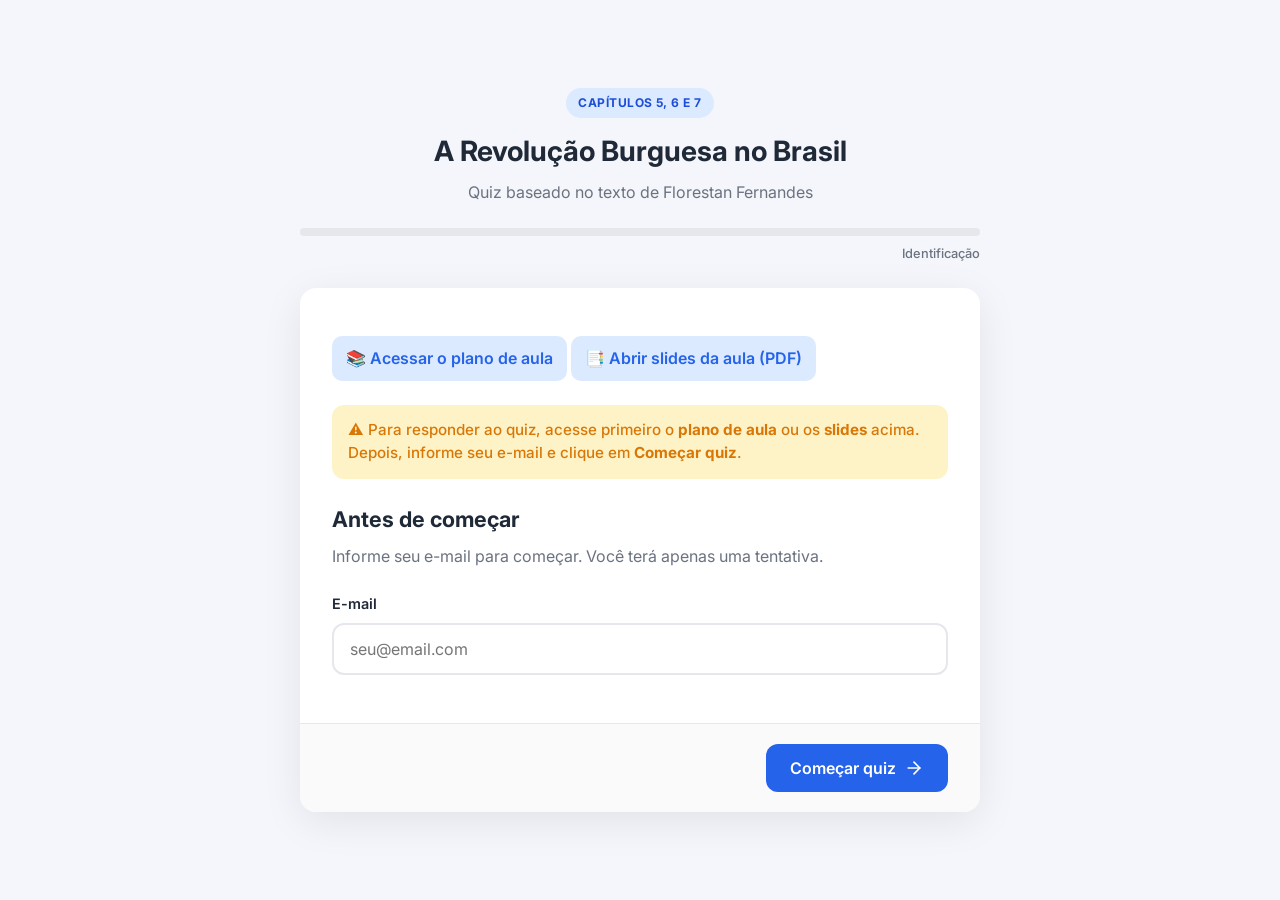
<file: index.html>
<!DOCTYPE html>
<html lang="pt-BR">
<head>
  <meta charset="UTF-8">
  <meta name="viewport" content="width=device-width, initial-scale=1.0">
  <title>Quiz — Florestan Fernandes</title>
  <link rel="preconnect" href="https://fonts.googleapis.com">
  <link rel="preconnect" href="https://fonts.gstatic.com" crossorigin>
  <link href="https://fonts.googleapis.com/css2?family=Inter:wght@400;500;600;700&display=swap" rel="stylesheet">
  <link rel="stylesheet" href="style.css">
</head>
<body>
  <main class="app">
    <header class="app-header">
      <span class="badge">Capítulos 5, 6 e 7</span>
      <h1>A Revolução Burguesa no Brasil</h1>
      <p class="subtitle">Quiz baseado no texto de Florestan Fernandes</p>
    </header>

    <!-- Barra de progresso -->
    <div class="progress-wrapper visible" id="progress-wrapper" aria-hidden="true">
      <div class="progress-track">
        <div class="progress-bar" id="progress-bar"></div>
      </div>
      <span class="progress-text" id="progress-text">Identificação</span>
    </div>

    <!-- Tela de bloqueio: já respondeu -->
    <section class="card step" id="step-blocked">
      <div class="card-body result-body">
        <div class="icon" aria-hidden="true">🔒</div>
        <h2>Você já respondeu este quiz</h2>
        <p class="lead">Cada participante pode responder apenas uma vez.</p>

        <div class="score-circle" id="blocked-score-circle">
          <span class="score-value" id="blocked-score-value">0</span>
          <span class="score-label">de 5</span>
        </div>

        <p id="blocked-message"></p>

        <div class="explanations" id="blocked-explanations"></div>
      </div>
    </section>

    <form id="quiz-form" novalidate>
      <!-- Etapa 1: E-mail -->
      <section class="card step active" id="step-email" data-step="1">
        <div class="card-body">
          <a href="plano-de-aula.html" class="helper-link">
            📚 Acessar o plano de aula
          </a>

          <a href="slide.pdf" class="helper-link" target="_blank" rel="noopener noreferrer">
            📑 Abrir slides da aula (PDF)
          </a>

          <p class="notice">
            ⚠️ Para responder ao quiz, acesse primeiro o <strong>plano de aula</strong> ou os <strong>slides</strong> acima. Depois, informe seu e-mail e clique em <strong>Começar quiz</strong>.
          </p>

          <h2>Antes de começar</h2>
          <p class="lead">Informe seu e-mail para começar. Você terá apenas uma tentativa.</p>

          <div class="field">
            <label for="email">E-mail</label>
            <input
              type="email"
              id="email"
              name="email"
              placeholder="seu@email.com"
              autocomplete="email"
              required
            >
            <span class="error-msg" id="email-error">Insira um e-mail válido.</span>
          </div>
        </div>
        <div class="card-footer">
          <button type="button" class="btn btn-primary" id="btn-start">
            Começar quiz
            <svg width="20" height="20" viewBox="0 0 24 24" fill="none" stroke="currentColor" stroke-width="2" stroke-linecap="round" stroke-linejoin="round"><path d="M5 12h14"/><path d="m12 5 7 7-7 7"/></svg>
          </button>
        </div>
      </section>

      <!-- Perguntas -->
      <section class="card step" id="step-q1" data-step="2">
        <div class="card-body">
          <span class="question-number">Pergunta 1 de 5</span>
          <h2>Crise do poder oligárquico</h2>
          <p class="question-text">
            Segundo Florestan Fernandes, a transição do Império para a República e a chamada <em>“crise do poder oligárquico”</em> representaram:
          </p>
          <div class="options" data-question="q1"></div>
          <span class="error-msg" id="q1-error">Escolha uma alternativa para continuar.</span>
        </div>
        <div class="card-footer card-footer--split">
          <button type="button" class="btn btn-ghost btn-prev">Voltar</button>
          <button type="button" class="btn btn-primary btn-next">Próxima</button>
        </div>
      </section>

      <section class="card step" id="step-q2" data-step="3">
        <div class="card-body">
          <span class="question-number">Pergunta 2 de 5</span>
          <h2>A burguesia brasileira e o Estado</h2>
          <p class="question-text">
            Em relação às demais burguesias, a burguesia brasileira se diferenciou porque:
          </p>
          <div class="options" data-question="q2"></div>
          <span class="error-msg" id="q2-error">Escolha uma alternativa para continuar.</span>
        </div>
        <div class="card-footer card-footer--split">
          <button type="button" class="btn btn-ghost btn-prev">Voltar</button>
          <button type="button" class="btn btn-primary btn-next">Próxima</button>
        </div>
      </section>

      <section class="card step" id="step-q3" data-step="4">
        <div class="card-body">
          <span class="question-number">Pergunta 3 de 5</span>
          <h2>Capitalismo dependente</h2>
          <p class="question-text">
            Para Florestan Fernandes, o capitalismo dependente no Brasil foi:
          </p>
          <div class="options" data-question="q3"></div>
          <span class="error-msg" id="q3-error">Escolha uma alternativa para continuar.</span>
        </div>
        <div class="card-footer card-footer--split">
          <button type="button" class="btn btn-ghost btn-prev">Voltar</button>
          <button type="button" class="btn btn-primary btn-next">Próxima</button>
        </div>
      </section>

      <section class="card step" id="step-q4" data-step="5">
        <div class="card-body">
          <span class="question-number">Pergunta 4 de 5</span>
          <h2>Modelo autocrático-burguês</h2>
          <p class="question-text">
            Segundo o autor, nos países periféricos de economia capitalista dependente, a transformação capitalista tende a se associar:
          </p>
          <div class="options" data-question="q4"></div>
          <span class="error-msg" id="q4-error">Escolha uma alternativa para continuar.</span>
        </div>
        <div class="card-footer card-footer--split">
          <button type="button" class="btn btn-ghost btn-prev">Voltar</button>
          <button type="button" class="btn btn-primary btn-next">Próxima</button>
        </div>
      </section>

      <section class="card step" id="step-q5" data-step="6">
        <div class="card-body">
          <span class="question-number">Pergunta 5 de 5</span>
          <h2>Espírito modernizador moderado</h2>
          <p class="question-text">
            Florestan Fernandes caracteriza a burguesia brasileira do fim do Império e início da República como:
          </p>
          <div class="options" data-question="q5"></div>
          <span class="error-msg" id="q5-error">Escolha uma alternativa para continuar.</span>
        </div>
        <div class="card-footer card-footer--split">
          <button type="button" class="btn btn-ghost btn-prev">Voltar</button>
          <button type="submit" class="btn btn-primary" id="btn-submit">Enviar respostas</button>
        </div>
      </section>
    </form>

    <!-- Resultado -->
    <section class="card step" id="step-result" data-step="7">
      <div class="card-body result-body">
        <div class="score-circle" id="score-circle">
          <span class="score-value" id="score-value">0</span>
          <span class="score-label">de 5</span>
        </div>

        <h2 id="result-title">Resultado</h2>
        <p id="result-message"></p>

        <div class="explanations" id="explanations"></div>

        <p class="save-status" id="save-status">Respostas salvas neste navegador.</p>
      </div>
    </section>
  </main>

  <script src="app.js"></script>
</body>
</html>
</file>
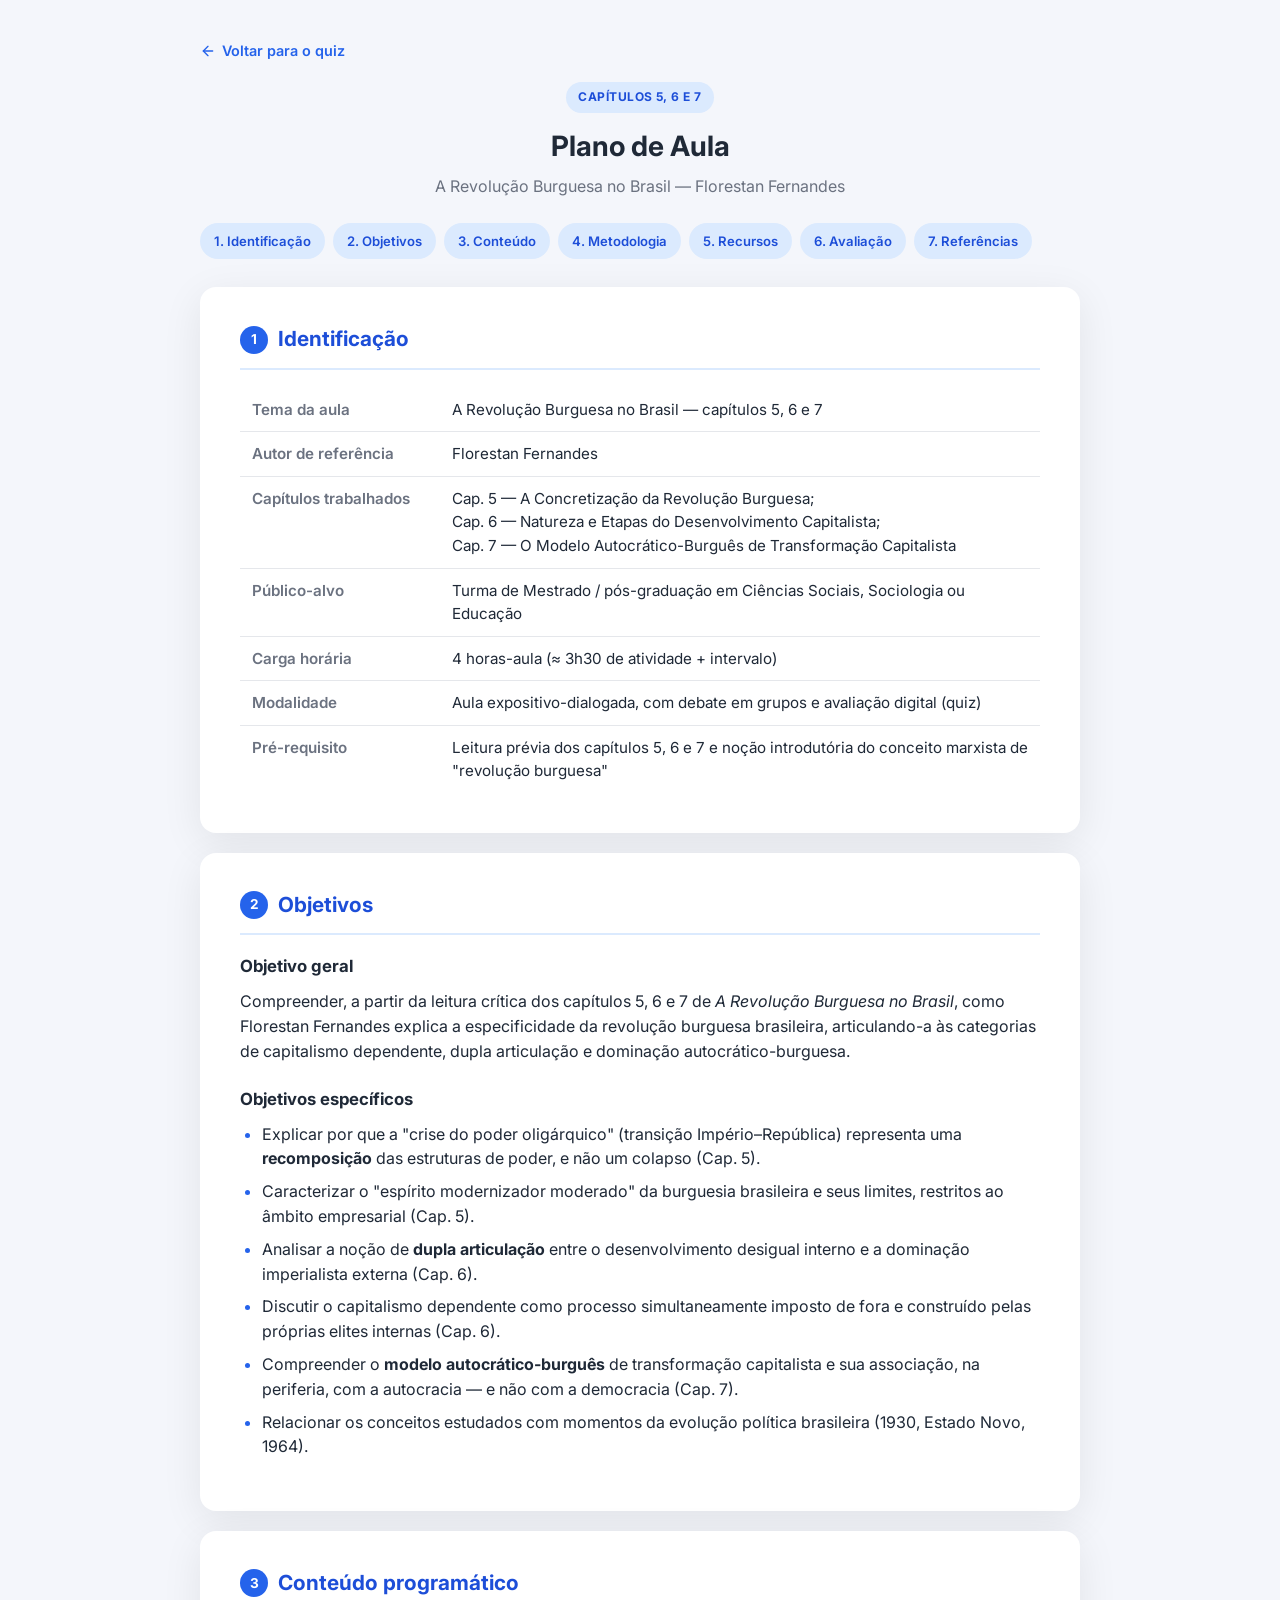
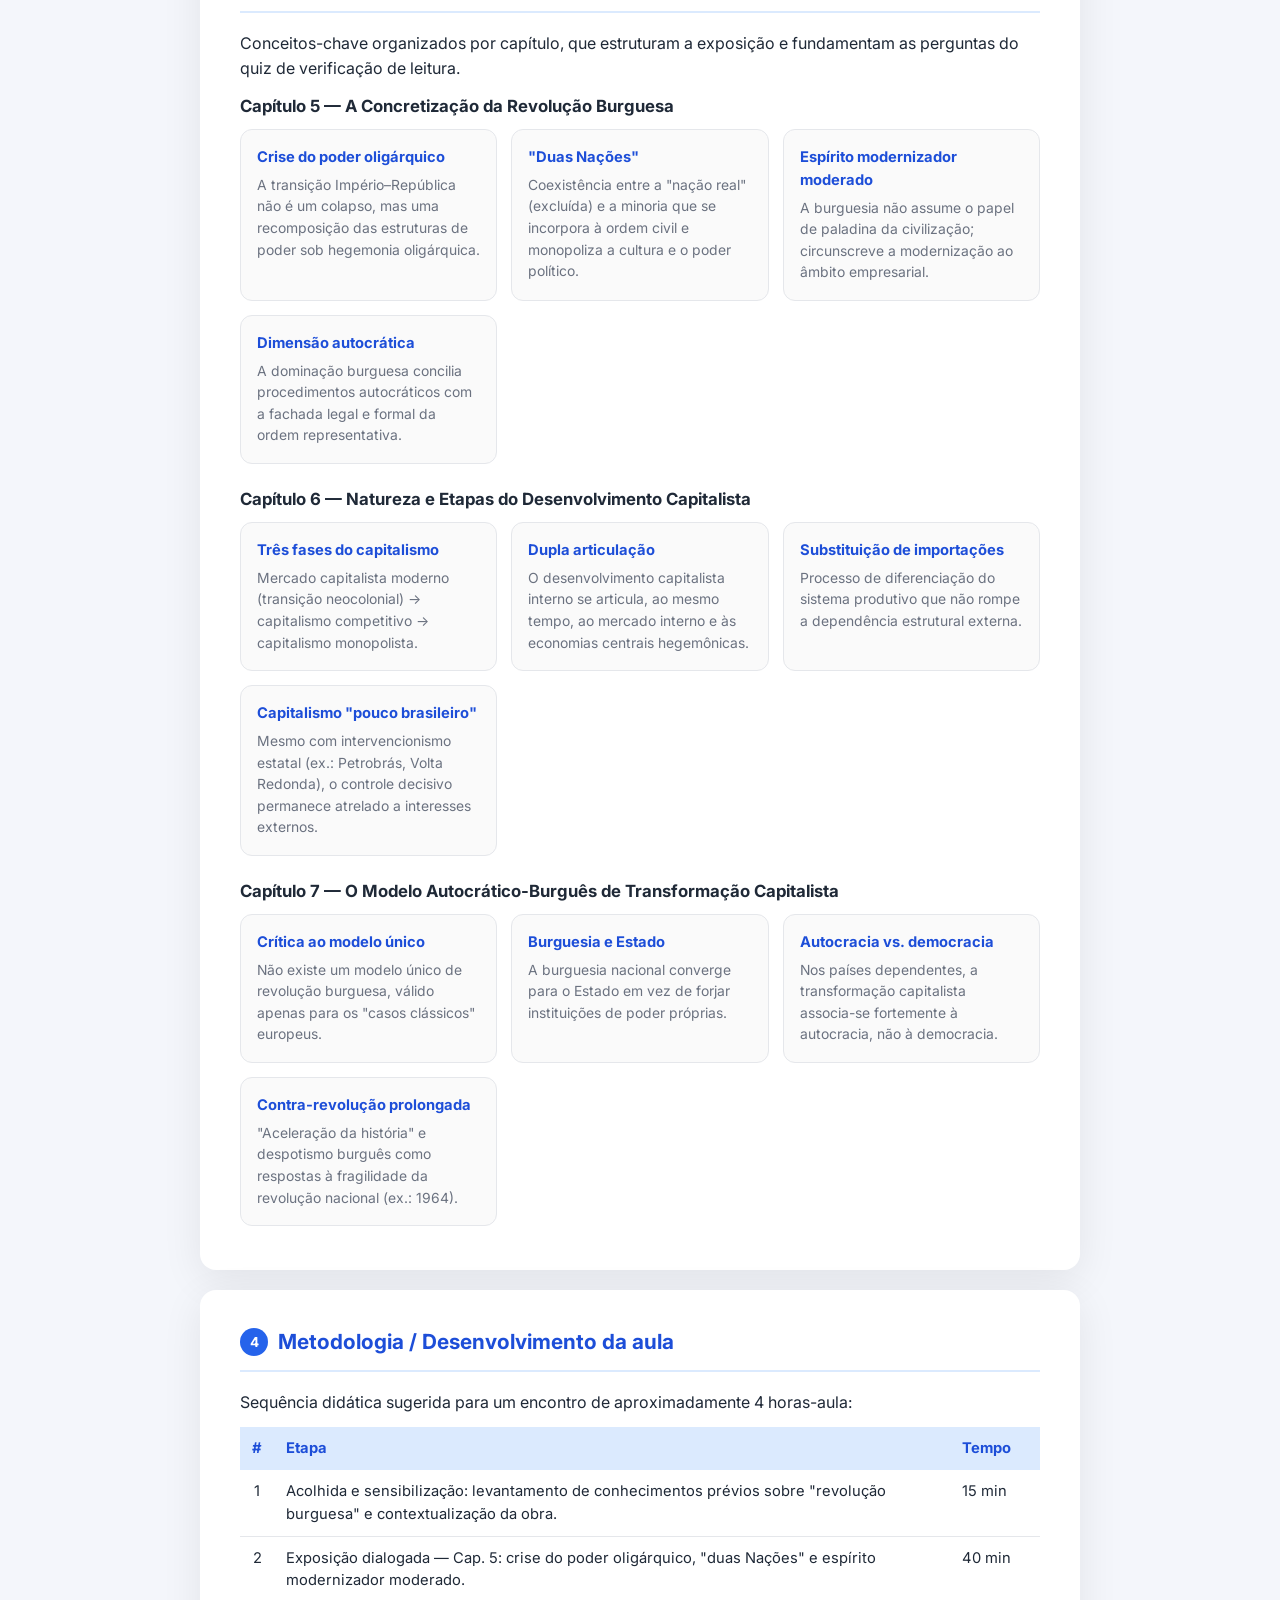
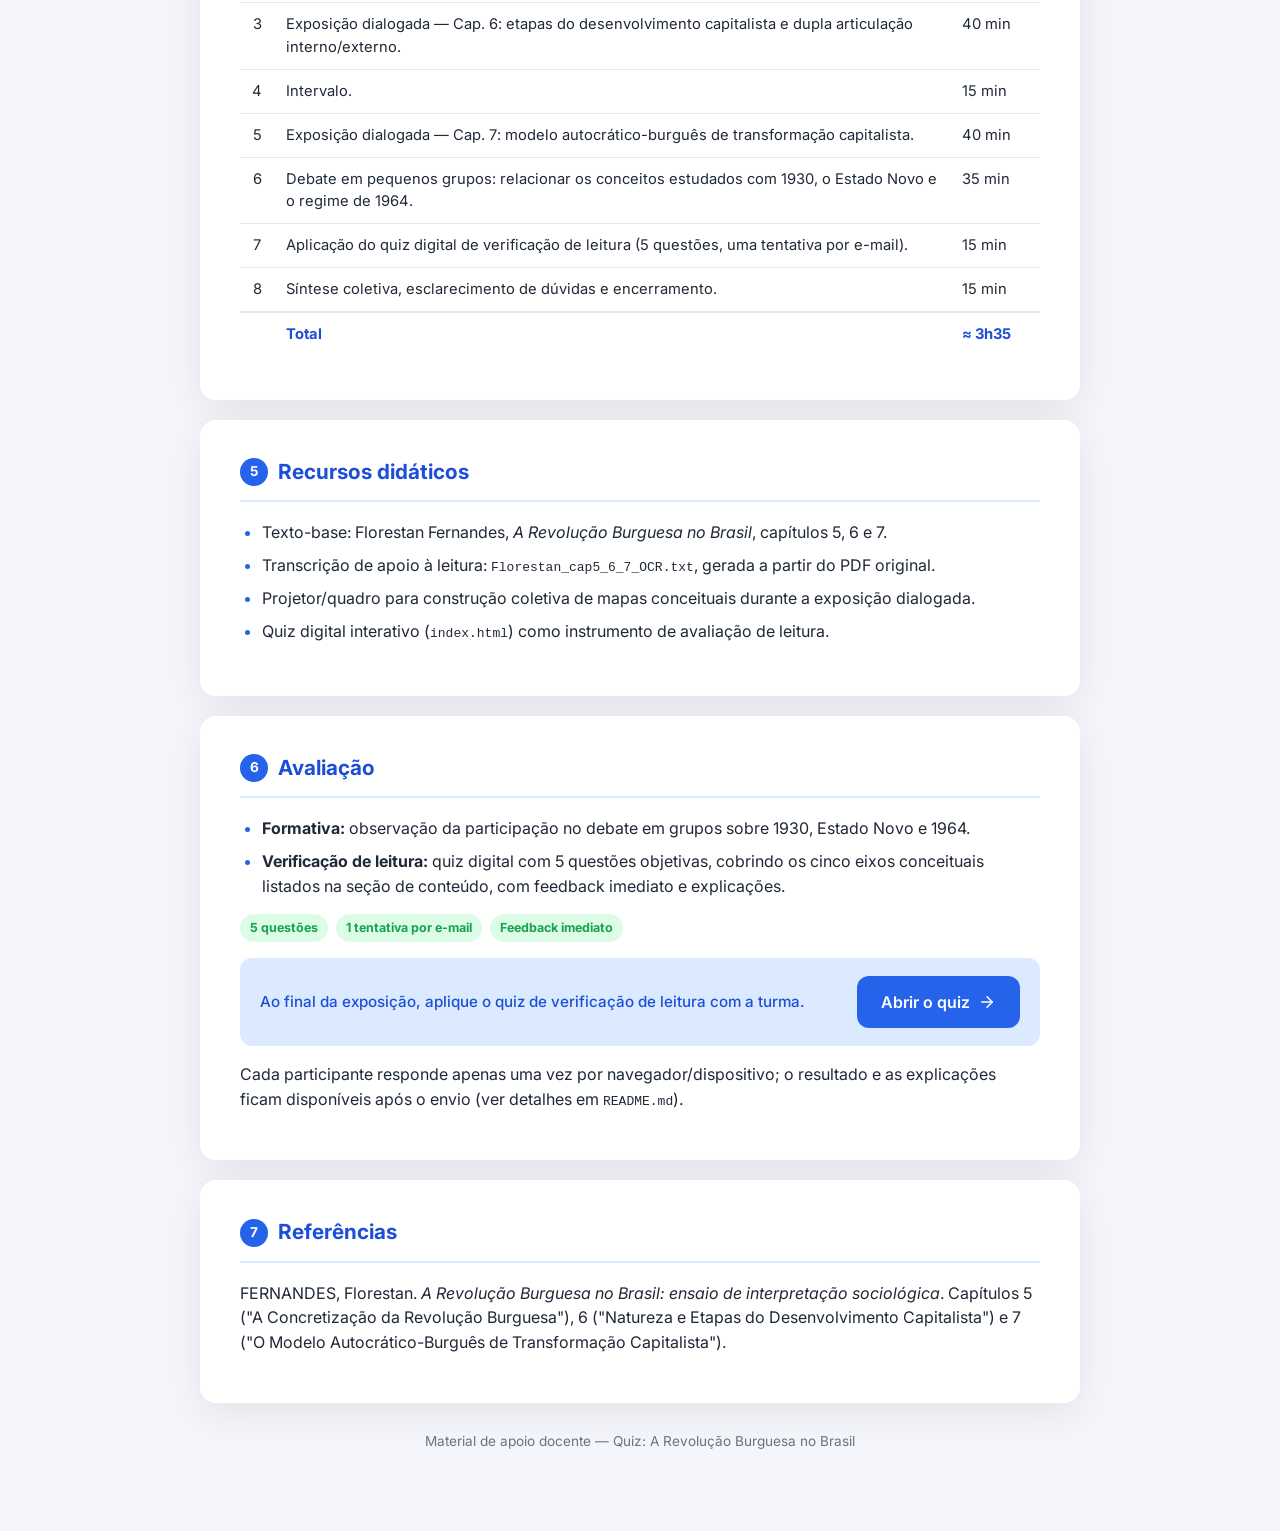
<file: plano-de-aula.html>
<!DOCTYPE html>
<html lang="pt-BR">
<head>
  <meta charset="UTF-8">
  <meta name="viewport" content="width=device-width, initial-scale=1.0">
  <title>Plano de Aula — A Revolução Burguesa no Brasil</title>
  <link rel="preconnect" href="https://fonts.googleapis.com">
  <link rel="preconnect" href="https://fonts.gstatic.com" crossorigin>
  <link href="https://fonts.googleapis.com/css2?family=Inter:wght@400;500;600;700&display=swap" rel="stylesheet">
  <link rel="stylesheet" href="style.css">
  <link rel="stylesheet" href="plano-de-aula.css">
</head>
<body class="doc-body">
  <main class="doc">
    <nav class="doc-nav">
      <a class="back-link" href="index.html">
        <svg width="16" height="16" viewBox="0 0 24 24" fill="none" stroke="currentColor" stroke-width="2" stroke-linecap="round" stroke-linejoin="round"><path d="M19 12H5"/><path d="m12 19-7-7 7-7"/></svg>
        Voltar para o quiz
      </a>
    </nav>

    <header class="app-header">
      <span class="badge">Capítulos 5, 6 e 7</span>
      <h1>Plano de Aula</h1>
      <p class="subtitle">A Revolução Burguesa no Brasil — Florestan Fernandes</p>
    </header>

    <nav class="toc" aria-label="Sumário">
      <a href="#identificacao">1. Identificação</a>
      <a href="#objetivos">2. Objetivos</a>
      <a href="#conteudo">3. Conteúdo</a>
      <a href="#metodologia">4. Metodologia</a>
      <a href="#recursos">5. Recursos</a>
      <a href="#avaliacao">6. Avaliação</a>
      <a href="#referencias">7. Referências</a>
    </nav>

    <!-- 1. Identificação -->
    <section class="card doc-card" id="identificacao">
      <div class="card-body">
        <h2><span class="step-number">1</span> Identificação</h2>
        <table class="info-table">
          <tr>
            <th>Tema da aula</th>
            <td>A Revolução Burguesa no Brasil — capítulos 5, 6 e 7</td>
          </tr>
          <tr>
            <th>Autor de referência</th>
            <td>Florestan Fernandes</td>
          </tr>
          <tr>
            <th>Capítulos trabalhados</th>
            <td>
              Cap. 5 — A Concretização da Revolução Burguesa;<br>
              Cap. 6 — Natureza e Etapas do Desenvolvimento Capitalista;<br>
              Cap. 7 — O Modelo Autocrático-Burguês de Transformação Capitalista
            </td>
          </tr>
          <tr>
            <th>Público-alvo</th>
            <td>Turma de Mestrado / pós-graduação em Ciências Sociais, Sociologia ou Educação</td>
          </tr>
          <tr>
            <th>Carga horária</th>
            <td>4 horas-aula (≈ 3h30 de atividade + intervalo)</td>
          </tr>
          <tr>
            <th>Modalidade</th>
            <td>Aula expositivo-dialogada, com debate em grupos e avaliação digital (quiz)</td>
          </tr>
          <tr>
            <th>Pré-requisito</th>
            <td>Leitura prévia dos capítulos 5, 6 e 7 e noção introdutória do conceito marxista de "revolução burguesa"</td>
          </tr>
        </table>
      </div>
    </section>

    <!-- 2. Objetivos -->
    <section class="card doc-card" id="objetivos">
      <div class="card-body">
        <h2><span class="step-number">2</span> Objetivos</h2>

        <h3>Objetivo geral</h3>
        <p>
          Compreender, a partir da leitura crítica dos capítulos 5, 6 e 7 de <em>A Revolução Burguesa no Brasil</em>,
          como Florestan Fernandes explica a especificidade da revolução burguesa brasileira, articulando-a às
          categorias de capitalismo dependente, dupla articulação e dominação autocrático-burguesa.
        </p>

        <h3>Objetivos específicos</h3>
        <ul>
          <li>Explicar por que a "crise do poder oligárquico" (transição Império–República) representa uma <strong>recomposição</strong> das estruturas de poder, e não um colapso (Cap. 5).</li>
          <li>Caracterizar o "espírito modernizador moderado" da burguesia brasileira e seus limites, restritos ao âmbito empresarial (Cap. 5).</li>
          <li>Analisar a noção de <strong>dupla articulação</strong> entre o desenvolvimento desigual interno e a dominação imperialista externa (Cap. 6).</li>
          <li>Discutir o capitalismo dependente como processo simultaneamente imposto de fora e construído pelas próprias elites internas (Cap. 6).</li>
          <li>Compreender o <strong>modelo autocrático-burguês</strong> de transformação capitalista e sua associação, na periferia, com a autocracia — e não com a democracia (Cap. 7).</li>
          <li>Relacionar os conceitos estudados com momentos da evolução política brasileira (1930, Estado Novo, 1964).</li>
        </ul>
      </div>
    </section>

    <!-- 3. Conteúdo programático -->
    <section class="card doc-card" id="conteudo">
      <div class="card-body">
        <h2><span class="step-number">3</span> Conteúdo programático</h2>
        <p>Conceitos-chave organizados por capítulo, que estruturam a exposição e fundamentam as perguntas do quiz de verificação de leitura.</p>

        <h3>Capítulo 5 — A Concretização da Revolução Burguesa</h3>
        <div class="concept-grid">
          <div class="concept-card">
            <h4>Crise do poder oligárquico</h4>
            <p>A transição Império–República não é um colapso, mas uma recomposição das estruturas de poder sob hegemonia oligárquica.</p>
          </div>
          <div class="concept-card">
            <h4>"Duas Nações"</h4>
            <p>Coexistência entre a "nação real" (excluída) e a minoria que se incorpora à ordem civil e monopoliza a cultura e o poder político.</p>
          </div>
          <div class="concept-card">
            <h4>Espírito modernizador moderado</h4>
            <p>A burguesia não assume o papel de paladina da civilização; circunscreve a modernização ao âmbito empresarial.</p>
          </div>
          <div class="concept-card">
            <h4>Dimensão autocrática</h4>
            <p>A dominação burguesa concilia procedimentos autocráticos com a fachada legal e formal da ordem representativa.</p>
          </div>
        </div>

        <h3>Capítulo 6 — Natureza e Etapas do Desenvolvimento Capitalista</h3>
        <div class="concept-grid">
          <div class="concept-card">
            <h4>Três fases do capitalismo</h4>
            <p>Mercado capitalista moderno (transição neocolonial) → capitalismo competitivo → capitalismo monopolista.</p>
          </div>
          <div class="concept-card">
            <h4>Dupla articulação</h4>
            <p>O desenvolvimento capitalista interno se articula, ao mesmo tempo, ao mercado interno e às economias centrais hegemônicas.</p>
          </div>
          <div class="concept-card">
            <h4>Substituição de importações</h4>
            <p>Processo de diferenciação do sistema produtivo que não rompe a dependência estrutural externa.</p>
          </div>
          <div class="concept-card">
            <h4>Capitalismo "pouco brasileiro"</h4>
            <p>Mesmo com intervencionismo estatal (ex.: Petrobrás, Volta Redonda), o controle decisivo permanece atrelado a interesses externos.</p>
          </div>
        </div>

        <h3>Capítulo 7 — O Modelo Autocrático-Burguês de Transformação Capitalista</h3>
        <div class="concept-grid">
          <div class="concept-card">
            <h4>Crítica ao modelo único</h4>
            <p>Não existe um modelo único de revolução burguesa, válido apenas para os "casos clássicos" europeus.</p>
          </div>
          <div class="concept-card">
            <h4>Burguesia e Estado</h4>
            <p>A burguesia nacional converge para o Estado em vez de forjar instituições de poder próprias.</p>
          </div>
          <div class="concept-card">
            <h4>Autocracia vs. democracia</h4>
            <p>Nos países dependentes, a transformação capitalista associa-se fortemente à autocracia, não à democracia.</p>
          </div>
          <div class="concept-card">
            <h4>Contra-revolução prolongada</h4>
            <p>"Aceleração da história" e despotismo burguês como respostas à fragilidade da revolução nacional (ex.: 1964).</p>
          </div>
        </div>
      </div>
    </section>

    <!-- 4. Metodologia -->
    <section class="card doc-card" id="metodologia">
      <div class="card-body">
        <h2><span class="step-number">4</span> Metodologia / Desenvolvimento da aula</h2>
        <p>Sequência didática sugerida para um encontro de aproximadamente 4 horas-aula:</p>

        <table class="schedule-table">
          <thead>
            <tr>
              <th>#</th>
              <th>Etapa</th>
              <th>Tempo</th>
            </tr>
          </thead>
          <tbody>
            <tr>
              <td>1</td>
              <td>Acolhida e sensibilização: levantamento de conhecimentos prévios sobre "revolução burguesa" e contextualização da obra.</td>
              <td>15 min</td>
            </tr>
            <tr>
              <td>2</td>
              <td>Exposição dialogada — Cap. 5: crise do poder oligárquico, "duas Nações" e espírito modernizador moderado.</td>
              <td>40 min</td>
            </tr>
            <tr>
              <td>3</td>
              <td>Exposição dialogada — Cap. 6: etapas do desenvolvimento capitalista e dupla articulação interno/externo.</td>
              <td>40 min</td>
            </tr>
            <tr>
              <td>4</td>
              <td>Intervalo.</td>
              <td>15 min</td>
            </tr>
            <tr>
              <td>5</td>
              <td>Exposição dialogada — Cap. 7: modelo autocrático-burguês de transformação capitalista.</td>
              <td>40 min</td>
            </tr>
            <tr>
              <td>6</td>
              <td>Debate em pequenos grupos: relacionar os conceitos estudados com 1930, o Estado Novo e o regime de 1964.</td>
              <td>35 min</td>
            </tr>
            <tr>
              <td>7</td>
              <td>Aplicação do quiz digital de verificação de leitura (5 questões, uma tentativa por e-mail).</td>
              <td>15 min</td>
            </tr>
            <tr>
              <td>8</td>
              <td>Síntese coletiva, esclarecimento de dúvidas e encerramento.</td>
              <td>15 min</td>
            </tr>
          </tbody>
          <tfoot>
            <tr>
              <td></td>
              <td>Total</td>
              <td>≈ 3h35</td>
            </tr>
          </tfoot>
        </table>
      </div>
    </section>

    <!-- 5. Recursos -->
    <section class="card doc-card" id="recursos">
      <div class="card-body">
        <h2><span class="step-number">5</span> Recursos didáticos</h2>
        <ul>
          <li>Texto-base: Florestan Fernandes, <em>A Revolução Burguesa no Brasil</em>, capítulos 5, 6 e 7.</li>
          <li>Transcrição de apoio à leitura: <code>Florestan_cap5_6_7_OCR.txt</code>, gerada a partir do PDF original.</li>
          <li>Projetor/quadro para construção coletiva de mapas conceituais durante a exposição dialogada.</li>
          <li>Quiz digital interativo (<code>index.html</code>) como instrumento de avaliação de leitura.</li>
        </ul>
      </div>
    </section>

    <!-- 6. Avaliação -->
    <section class="card doc-card" id="avaliacao">
      <div class="card-body">
        <h2><span class="step-number">6</span> Avaliação</h2>
        <ul>
          <li><strong>Formativa:</strong> observação da participação no debate em grupos sobre 1930, Estado Novo e 1964.</li>
          <li><strong>Verificação de leitura:</strong> quiz digital com 5 questões objetivas, cobrindo os cinco eixos conceituais listados na seção de conteúdo, com feedback imediato e explicações.</li>
        </ul>

        <div class="tag-list">
          <span class="tag">5 questões</span>
          <span class="tag">1 tentativa por e-mail</span>
          <span class="tag">Feedback imediato</span>
        </div>

        <div class="callout">
          <p>Ao final da exposição, aplique o quiz de verificação de leitura com a turma.</p>
          <a class="btn btn-primary" href="index.html">
            Abrir o quiz
            <svg width="18" height="18" viewBox="0 0 24 24" fill="none" stroke="currentColor" stroke-width="2" stroke-linecap="round" stroke-linejoin="round"><path d="M5 12h14"/><path d="m12 5 7 7-7 7"/></svg>
          </a>
        </div>

        <p>
          Cada participante responde apenas uma vez por navegador/dispositivo; o resultado e as explicações
          ficam disponíveis após o envio (ver detalhes em <code>README.md</code>).
        </p>
      </div>
    </section>

    <!-- 7. Referências -->
    <section class="card doc-card" id="referencias">
      <div class="card-body">
        <h2><span class="step-number">7</span> Referências</h2>
        <p>FERNANDES, Florestan. <em>A Revolução Burguesa no Brasil: ensaio de interpretação sociológica</em>. Capítulos 5 ("A Concretização da Revolução Burguesa"), 6 ("Natureza e Etapas do Desenvolvimento Capitalista") e 7 ("O Modelo Autocrático-Burguês de Transformação Capitalista").</p>
      </div>
    </section>

    <p class="doc-footer">Material de apoio docente — Quiz: A Revolução Burguesa no Brasil</p>
  </main>
</body>
</html>
</file>
<file: style.css>
:root {
  --bg: #f4f6fb;
  --surface: #ffffff;
  --primary: #2563eb;
  --primary-dark: #1d4ed8;
  --primary-light: #dbeafe;
  --text: #1f2937;
  --text-muted: #6b7280;
  --border: #e5e7eb;
  --success: #16a34a;
  --success-bg: #dcfce7;
  --error: #dc2626;
  --error-bg: #fee2e2;
  --warning: #d97706;
  --warning-bg: #fef3c7;
  --radius: 16px;
  --shadow: 0 10px 40px rgba(0, 0, 0, 0.08);
  --transition: 200ms ease;
}

* {
  box-sizing: border-box;
  margin: 0;
  padding: 0;
}

body {
  font-family: 'Inter', system-ui, -apple-system, BlinkMacSystemFont, sans-serif;
  background: var(--bg);
  color: var(--text);
  min-height: 100vh;
  display: flex;
  align-items: center;
  justify-content: center;
  padding: 24px;
  line-height: 1.55;
}

.app {
  width: 100%;
  max-width: 680px;
}

.app-header {
  text-align: center;
  margin-bottom: 24px;
}

.badge {
  display: inline-block;
  background: var(--primary-light);
  color: var(--primary-dark);
  font-size: 0.75rem;
  font-weight: 700;
  text-transform: uppercase;
  letter-spacing: 0.04em;
  padding: 6px 12px;
  border-radius: 999px;
  margin-bottom: 12px;
}

.app-header h1 {
  font-size: 1.75rem;
  font-weight: 700;
  color: var(--text);
  margin-bottom: 6px;
}

.subtitle {
  color: var(--text-muted);
  font-size: 1rem;
}

/* Progresso */
.progress-wrapper {
  margin-bottom: 24px;
  opacity: 0;
  transform: translateY(-8px);
  transition: opacity var(--transition), transform var(--transition);
}

.progress-wrapper.visible {
  opacity: 1;
  transform: translateY(0);
}

.progress-track {
  height: 8px;
  background: var(--border);
  border-radius: 999px;
  overflow: hidden;
  margin-bottom: 8px;
}

.progress-bar {
  height: 100%;
  width: 0%;
  background: var(--primary);
  border-radius: 999px;
  transition: width 400ms cubic-bezier(0.22, 1, 0.36, 1);
}

.progress-text {
  display: block;
  text-align: right;
  font-size: 0.8rem;
  color: var(--text-muted);
  font-weight: 500;
}

/* Cards */
.card {
  background: var(--surface);
  border-radius: var(--radius);
  box-shadow: var(--shadow);
  overflow: hidden;
  display: none;
  animation: fadeIn 350ms ease both;
}

.card.step.active {
  display: block;
}

@keyframes fadeIn {
  from {
    opacity: 0;
    transform: translateY(12px);
  }
  to {
    opacity: 1;
    transform: translateY(0);
  }
}

.card-body {
  padding: 32px;
}

.card-footer {
  padding: 20px 32px;
  background: #fafafa;
  border-top: 1px solid var(--border);
  display: flex;
  justify-content: flex-end;
}

.card-footer--split {
  justify-content: space-between;
}

.card-body h2 {
  font-size: 1.35rem;
  font-weight: 700;
  margin-bottom: 8px;
}

.lead {
  color: var(--text-muted);
  margin-bottom: 24px;
}

.notice {
  background: var(--warning-bg);
  color: var(--warning);
  padding: 14px 16px;
  border-radius: 12px;
  font-size: 0.95rem;
  font-weight: 500;
  margin: 16px 0 24px;
  line-height: 1.5;
}

/* Ícones */
.icon {
  font-size: 3rem;
  margin-bottom: 16px;
}

/* Campos */
.field {
  margin-bottom: 16px;
}

.field label {
  display: block;
  font-weight: 600;
  font-size: 0.9rem;
  margin-bottom: 8px;
}

input[type="email"] {
  width: 100%;
  padding: 14px 16px;
  border: 2px solid var(--border);
  border-radius: 12px;
  font-size: 1rem;
  font-family: inherit;
  transition: border-color var(--transition), box-shadow var(--transition);
}

input[type="email"]:focus {
  border-color: var(--primary);
  outline: none;
  box-shadow: 0 0 0 4px var(--primary-light);
}

input[type="email"].invalid {
  border-color: var(--error);
}

input[type="email"].invalid:focus {
  box-shadow: 0 0 0 4px var(--error-bg);
}

.error-msg {
  display: none;
  color: var(--error);
  font-size: 0.85rem;
  margin-top: 8px;
}

.error-msg.visible {
  display: block;
}

/* Link auxiliar */
.helper-link {
  display: inline-flex;
  align-items: center;
  gap: 8px;
  margin-top: 16px;
  margin-bottom: 8px;
  color: var(--primary);
  font-weight: 600;
  text-decoration: none;
  padding: 10px 14px;
  border-radius: 10px;
  background: var(--primary-light);
  transition: background var(--transition), transform var(--transition);
}

.helper-link:hover {
  background: #bfdbfe;
  transform: translateY(-1px);
}

/* Perguntas */
.question-number {
  display: inline-block;
  color: var(--primary);
  font-size: 0.75rem;
  font-weight: 700;
  text-transform: uppercase;
  letter-spacing: 0.05em;
  margin-bottom: 8px;
}

.question-text {
  color: var(--text-muted);
  margin-bottom: 24px;
  font-size: 1.05rem;
}

.question-text em {
  color: var(--text);
  font-style: italic;
}

/* Opções */
.options {
  display: flex;
  flex-direction: column;
  gap: 12px;
}

.option {
  display: flex;
  align-items: flex-start;
  gap: 14px;
  padding: 16px;
  border: 2px solid var(--border);
  border-radius: 12px;
  cursor: pointer;
  transition: border-color var(--transition), background var(--transition), transform var(--transition);
}

.option:hover {
  border-color: var(--primary);
  background: #f8faff;
}

.option input[type="radio"] {
  position: absolute;
  opacity: 0;
  pointer-events: none;
}

.option-letter {
  flex-shrink: 0;
  width: 28px;
  height: 28px;
  display: grid;
  place-items: center;
  border-radius: 50%;
  background: var(--border);
  color: var(--text);
  font-size: 0.85rem;
  font-weight: 700;
  transition: background var(--transition), color var(--transition);
}

.option input[type="radio"]:checked + .option-letter {
  background: var(--primary);
  color: #fff;
}

.option-text {
  font-size: 0.95rem;
  padding-top: 3px;
}

.option.correct {
  border-color: var(--success);
  background: var(--success-bg);
}

.option.correct .option-letter {
  background: var(--success);
  color: #fff;
}

.option.wrong {
  border-color: var(--error);
  background: var(--error-bg);
}

.option.wrong .option-letter {
  background: var(--error);
  color: #fff;
}

/* Botões */
.btn {
  display: inline-flex;
  align-items: center;
  justify-content: center;
  gap: 8px;
  padding: 14px 24px;
  border-radius: 12px;
  font-size: 1rem;
  font-weight: 600;
  font-family: inherit;
  border: none;
  cursor: pointer;
  transition: background var(--transition), transform var(--transition), box-shadow var(--transition);
}

.btn-primary {
  background: var(--primary);
  color: #fff;
}

.btn-primary:hover {
  background: var(--primary-dark);
  transform: translateY(-1px);
  box-shadow: 0 6px 20px rgba(37, 99, 235, 0.25);
}

.btn-primary:active {
  transform: translateY(0);
}

.btn-primary:disabled {
  opacity: 0.6;
  cursor: not-allowed;
  transform: none;
}

.btn-ghost {
  background: transparent;
  color: var(--text-muted);
}

.btn-ghost:hover {
  background: var(--border);
  color: var(--text);
}

.btn-secondary {
  background: var(--text);
  color: #fff;
  width: 100%;
}

.btn-secondary:hover {
  background: #111827;
}

/* Resultado */
.result-body {
  text-align: center;
}

.score-circle {
  width: 120px;
  height: 120px;
  border-radius: 50%;
  background: conic-gradient(var(--primary) calc(var(--score, 0) * 20%), var(--border) 0);
  display: flex;
  flex-direction: column;
  align-items: center;
  justify-content: center;
  margin: 0 auto 24px;
  position: relative;
}

.score-circle::before {
  content: '';
  position: absolute;
  inset: 8px;
  background: var(--surface);
  border-radius: 50%;
}

.score-value,
.score-label {
  position: relative;
  z-index: 1;
}

.score-value {
  font-size: 2.5rem;
  font-weight: 700;
  line-height: 1;
  color: var(--primary);
}

.score-label {
  font-size: 0.9rem;
  color: var(--text-muted);
  margin-top: 4px;
}

#result-title,
#step-blocked h2 {
  margin-bottom: 8px;
}

#result-message,
#blocked-message {
  color: var(--text-muted);
  margin-bottom: 28px;
}

.explanations {
  text-align: left;
  margin-bottom: 24px;
}

.explanation {
  border: 1px solid var(--border);
  border-radius: 12px;
  padding: 16px;
  margin-bottom: 12px;
}

.explanation:last-child {
  margin-bottom: 0;
}

.explanation-status {
  display: inline-flex;
  align-items: center;
  gap: 6px;
  font-size: 0.8rem;
  font-weight: 700;
  text-transform: uppercase;
  margin-bottom: 8px;
}

.explanation-status.correct {
  color: var(--success);
}

.explanation-status.wrong {
  color: var(--error);
}

.explanation-title {
  font-weight: 700;
  margin-bottom: 6px;
}

.explanation-text {
  color: var(--text-muted);
  font-size: 0.95rem;
}

.save-status {
  font-size: 0.95rem;
  color: var(--text-muted);
  min-height: 1.5em;
}

.save-status.success {
  color: var(--success);
}

.save-status.error {
  color: var(--error);
}

.save-status.loading::after {
  content: '';
  display: inline-block;
  width: 14px;
  height: 14px;
  margin-left: 8px;
  border: 2px solid currentColor;
  border-right-color: transparent;
  border-radius: 50%;
  animation: spin 1s linear infinite;
  vertical-align: middle;
}

@keyframes spin {
  to { transform: rotate(360deg); }
}

/* Aviso de bloqueio */
.blocked-notice {
  background: var(--warning-bg);
  color: var(--warning);
  border-radius: 12px;
  padding: 12px 16px;
  font-size: 0.9rem;
  font-weight: 500;
  margin-bottom: 24px;
}

/* Responsivo */
@media (max-width: 520px) {
  body {
    padding: 16px;
  }

  .app-header h1 {
    font-size: 1.45rem;
  }

  .card-body {
    padding: 24px;
  }

  .card-footer {
    padding: 16px 24px;
  }

  .option {
    padding: 14px;
  }
}
</file>
<file: plano-de-aula.css>
/* Estilos específicos da página "Plano de Aula" — reaproveita as variáveis de style.css */

body.doc-body {
  align-items: flex-start;
  padding: 40px 24px 80px;
}

.doc {
  max-width: 880px;
  width: 100%;
}

/* Navegação superior */
.doc-nav {
  display: flex;
  align-items: center;
  justify-content: space-between;
  flex-wrap: wrap;
  gap: 12px;
  margin-bottom: 20px;
}

.back-link {
  display: inline-flex;
  align-items: center;
  gap: 6px;
  color: var(--primary);
  text-decoration: none;
  font-weight: 600;
  font-size: 0.9rem;
}

.back-link:hover {
  text-decoration: underline;
}

/* Sumário */
.toc {
  display: flex;
  flex-wrap: wrap;
  gap: 8px;
  margin-bottom: 28px;
}

.toc a {
  background: var(--primary-light);
  color: var(--primary-dark);
  text-decoration: none;
  font-size: 0.82rem;
  font-weight: 600;
  padding: 8px 14px;
  border-radius: 999px;
  transition: background var(--transition), color var(--transition);
}

.toc a:hover {
  background: var(--primary);
  color: #fff;
}

/* Cartões de conteúdo (sempre visíveis, ao contrário dos .step do quiz) */
.card.doc-card {
  display: block;
  animation: none;
  margin-bottom: 20px;
  scroll-margin-top: 16px;
}

.doc-card .card-body {
  padding: 36px 40px;
}

.doc-card h2 {
  font-size: 1.3rem;
  font-weight: 700;
  margin-bottom: 18px;
  padding-bottom: 12px;
  border-bottom: 2px solid var(--primary-light);
  color: var(--primary-dark);
  display: flex;
  align-items: center;
  gap: 10px;
}

.doc-card h2 .step-number {
  display: inline-flex;
  align-items: center;
  justify-content: center;
  width: 28px;
  height: 28px;
  border-radius: 50%;
  background: var(--primary);
  color: #fff;
  font-size: 0.85rem;
  flex-shrink: 0;
}

.doc-card h3 {
  font-size: 1.05rem;
  font-weight: 700;
  margin: 22px 0 10px;
  color: var(--text);
}

.doc-card h3:first-of-type {
  margin-top: 4px;
}

.doc-card p {
  margin-bottom: 12px;
  color: var(--text);
}

.doc-card ul,
.doc-card ol {
  margin: 0 0 16px 0;
  padding-left: 22px;
}

.doc-card li {
  margin-bottom: 8px;
  color: var(--text);
}

.doc-card li::marker {
  color: var(--primary);
  font-weight: 700;
}

/* Tabela de identificação */
.info-table {
  width: 100%;
  border-collapse: collapse;
  margin-bottom: 4px;
}

.info-table th,
.info-table td {
  text-align: left;
  padding: 10px 12px;
  border-bottom: 1px solid var(--border);
  font-size: 0.95rem;
  vertical-align: top;
}

.info-table th {
  width: 200px;
  color: var(--text-muted);
  font-weight: 600;
  white-space: nowrap;
}

.info-table tr:last-child th,
.info-table tr:last-child td {
  border-bottom: none;
}

/* Tabela de cronograma */
.schedule-table {
  width: 100%;
  border-collapse: collapse;
  margin-bottom: 8px;
  font-size: 0.92rem;
}

.schedule-table th {
  background: var(--primary-light);
  color: var(--primary-dark);
  text-align: left;
  padding: 10px 12px;
  font-weight: 700;
}

.schedule-table th:first-child,
.schedule-table td:first-child {
  width: 30px;
  text-align: center;
}

.schedule-table th:last-child,
.schedule-table td:last-child {
  width: 90px;
  white-space: nowrap;
}

.schedule-table td {
  padding: 10px 12px;
  border-bottom: 1px solid var(--border);
  vertical-align: top;
}

.schedule-table tr:last-child td {
  border-bottom: none;
}

.schedule-table tfoot td {
  font-weight: 700;
  color: var(--primary-dark);
  border-top: 2px solid var(--border);
  border-bottom: none;
}

/* Cartões de conceitos-chave */
.concept-grid {
  display: grid;
  grid-template-columns: repeat(auto-fit, minmax(230px, 1fr));
  gap: 14px;
  margin: 10px 0 8px;
}

.concept-card {
  border: 1px solid var(--border);
  border-radius: 12px;
  padding: 16px;
  background: #fafafa;
}

.concept-card h4 {
  font-size: 0.92rem;
  font-weight: 700;
  color: var(--primary-dark);
  margin-bottom: 6px;
}

.concept-card p {
  font-size: 0.87rem;
  color: var(--text-muted);
  margin-bottom: 0;
}

/* Aviso/destaque */
.callout {
  background: var(--primary-light);
  border-radius: 12px;
  padding: 18px 20px;
  margin: 8px 0 16px;
  display: flex;
  align-items: center;
  justify-content: space-between;
  gap: 16px;
  flex-wrap: wrap;
}

.callout p {
  margin: 0;
  color: var(--primary-dark);
  font-weight: 500;
  font-size: 0.95rem;
}

.callout .btn-primary {
  white-space: nowrap;
  text-decoration: none;
}

.tag-list {
  display: flex;
  flex-wrap: wrap;
  gap: 8px;
  margin-bottom: 16px;
}

.tag {
  background: var(--success-bg);
  color: var(--success);
  font-size: 0.78rem;
  font-weight: 700;
  padding: 4px 10px;
  border-radius: 999px;
}

.doc-footer {
  text-align: center;
  margin-top: 28px;
  color: var(--text-muted);
  font-size: 0.85rem;
}

@media (max-width: 640px) {
  .doc-card .card-body {
    padding: 24px;
  }

  .info-table th {
    width: 120px;
  }

  .schedule-table {
    font-size: 0.85rem;
  }
}
</file>
